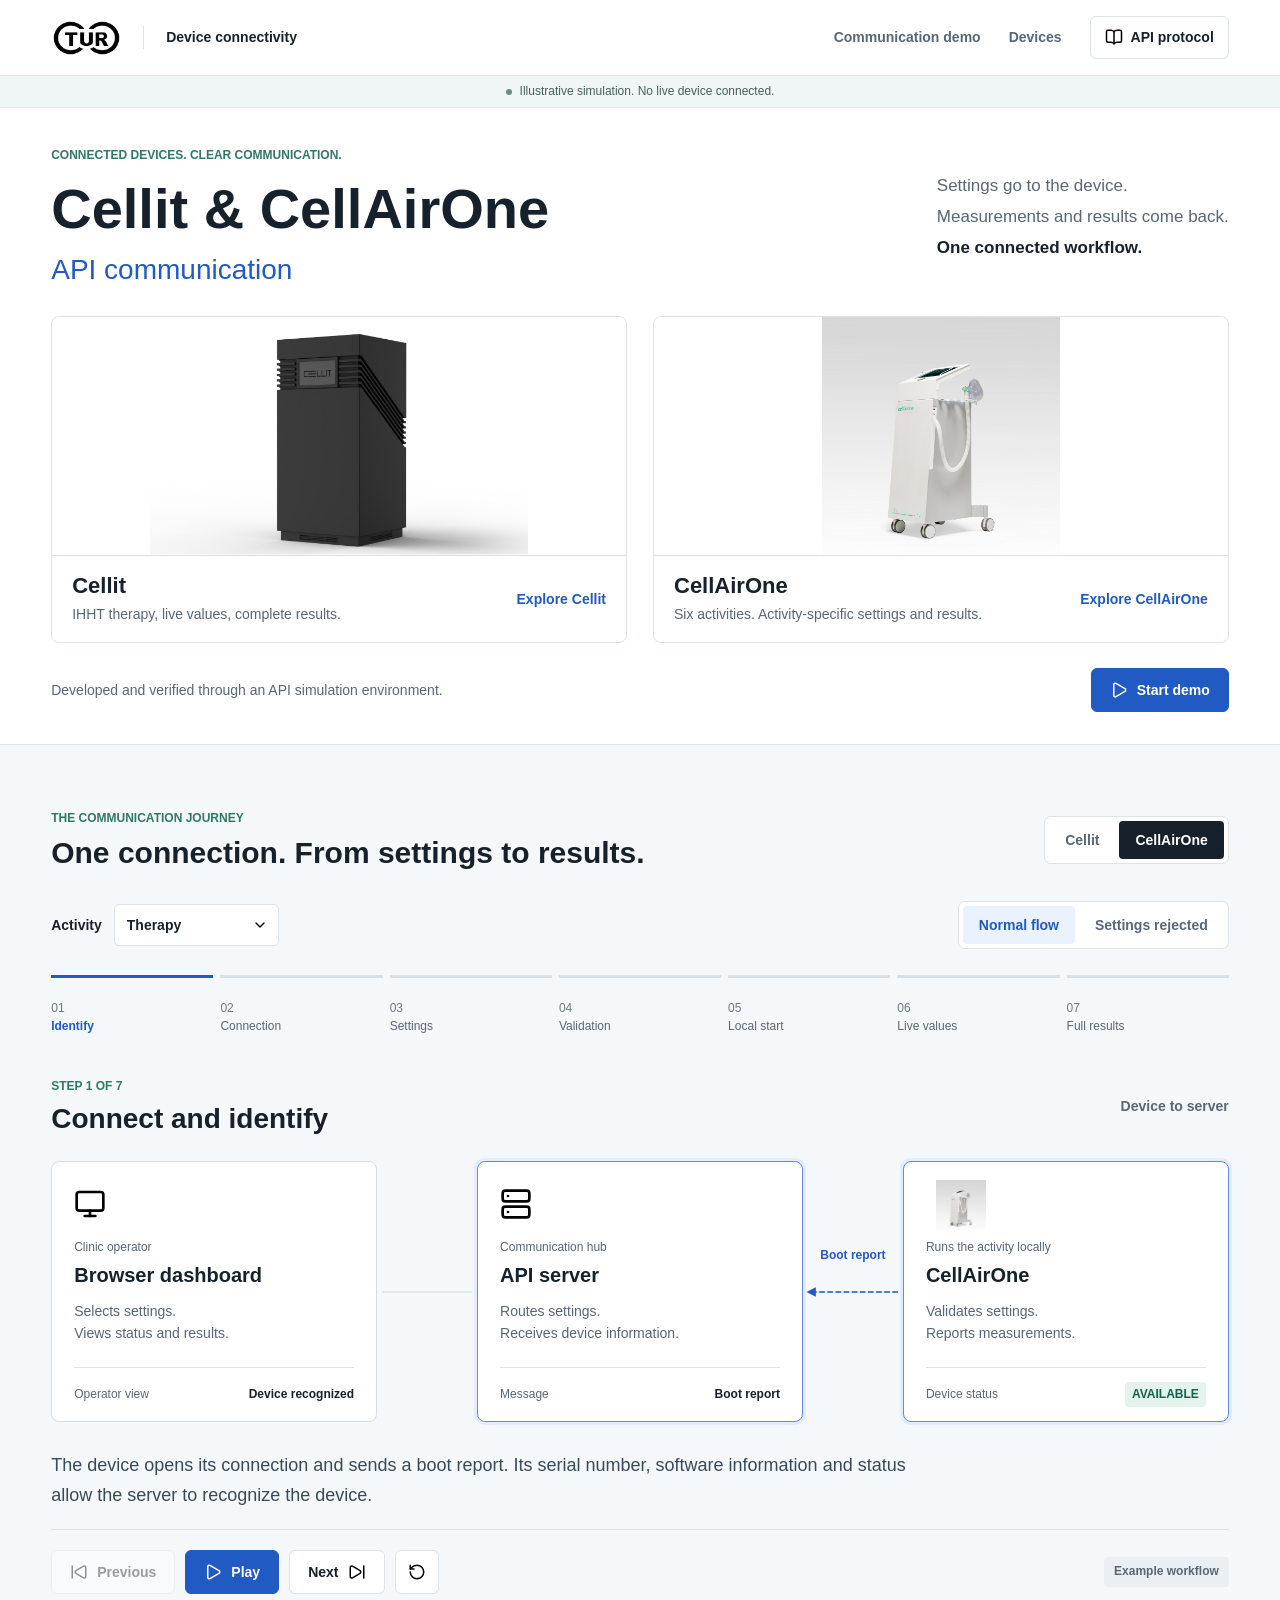
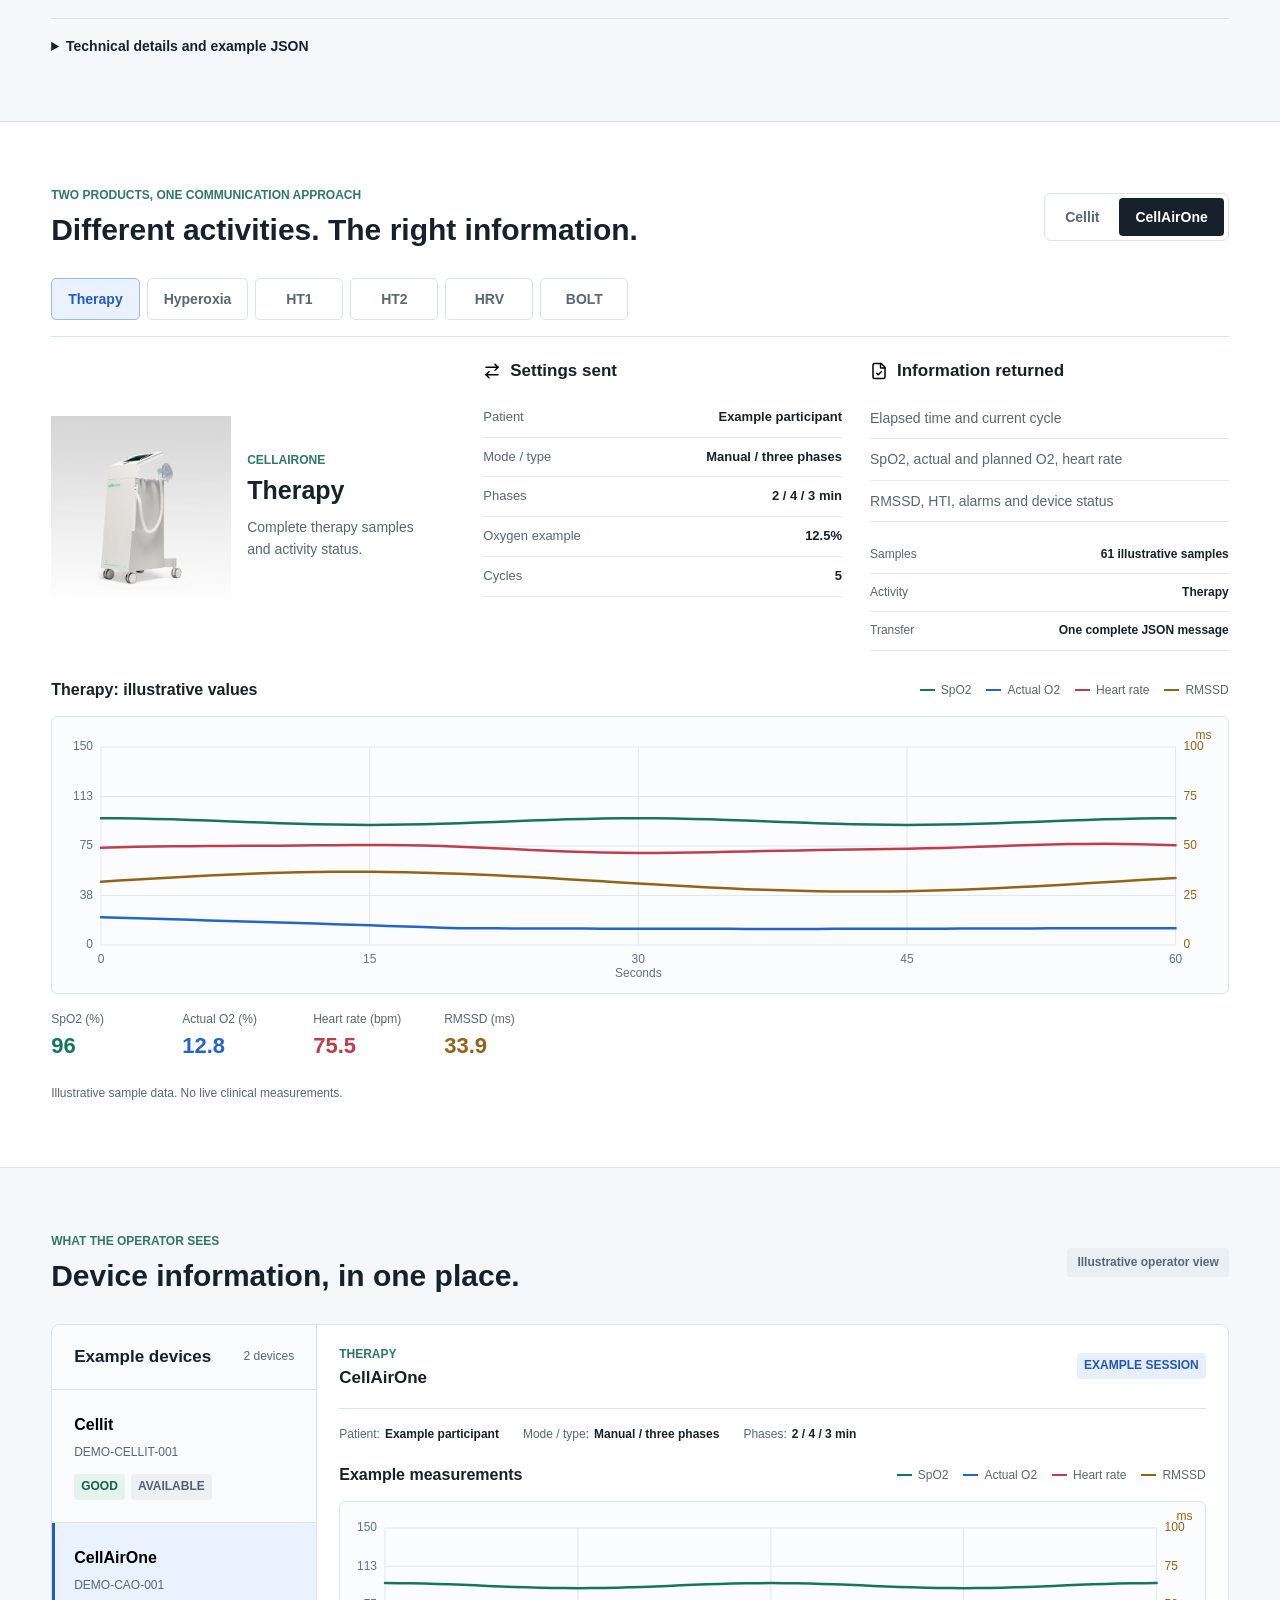
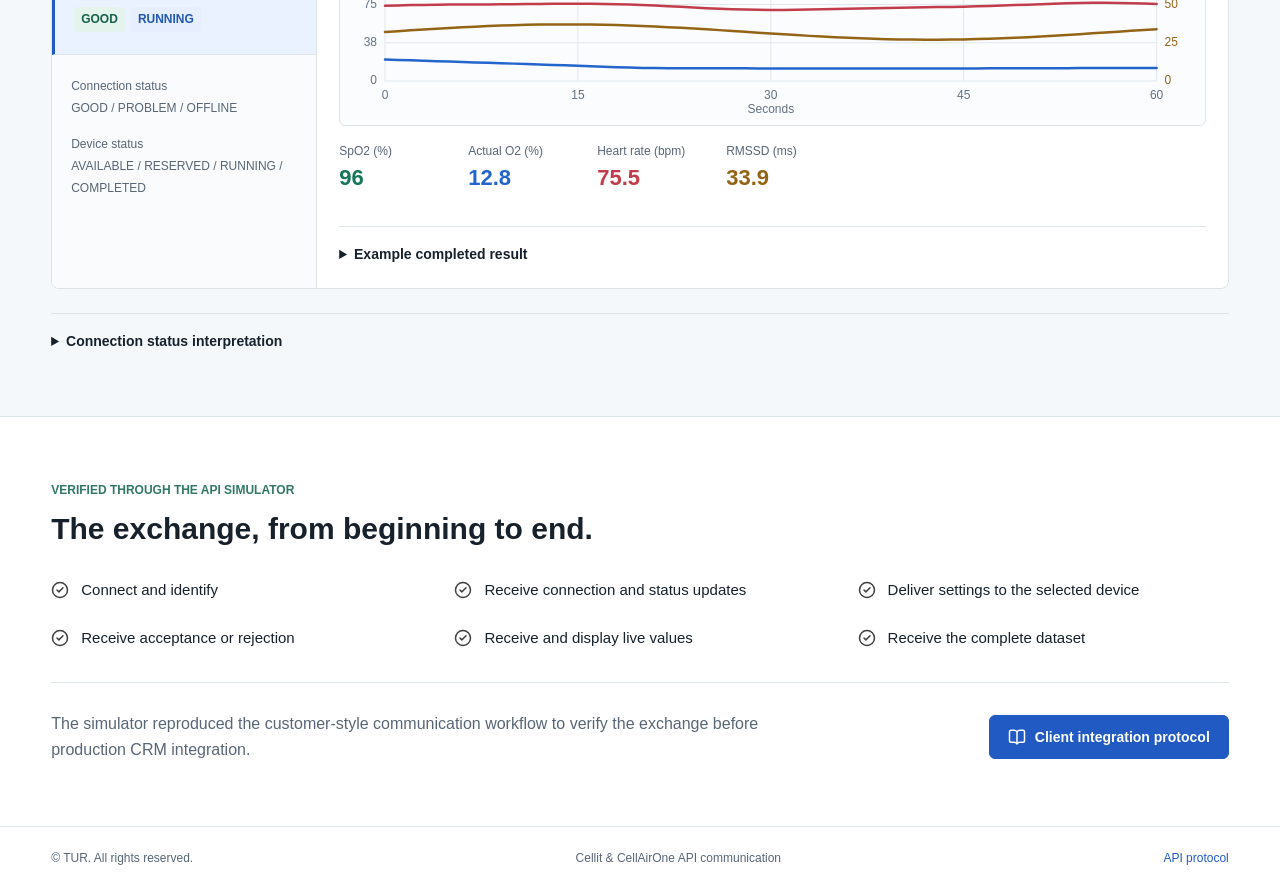
<file: public/index.html>
<!doctype html>
<html lang="en">
<head>
  <meta charset="utf-8">
  <meta name="viewport" content="width=device-width, initial-scale=1">
  <meta name="description" content="Explore how Cellit and CellAirOne exchange settings, measurements, and complete results with an API server.">
  <meta name="color-scheme" content="light">
  <title>Cellit &amp; CellAirOne | API Communication</title>
  <link rel="icon" href="./assets/brand/tur.png">
  <link rel="stylesheet" href="./styles.css">
  <script src="./data.js" defer></script>
  <script src="./charts.js" defer></script>
  <script src="./app.js" defer></script>
</head>
<body>
  <a class="skip-link" href="#main">Skip to content</a>
  <header class="masthead">
    <a class="brand" href="./index.html" aria-label="TUR API communication home"><img src="./assets/brand/tur.png" alt="TUR" width="70" height="34"><span>Device connectivity</span></a>
    <nav aria-label="Main navigation"><a href="#demo">Communication demo</a><a href="#devices">Devices</a><a class="protocol-link" href="./protocol.html"><img class="icon" src="./assets/icons/book-open.svg" alt="">API protocol</a></nav>
  </header>
  <div class="simulation-bar"><span class="simulation-mark" aria-hidden="true"></span>Illustrative simulation. No live device connected.</div>
  <main id="main">
    <section class="overview section-inner" aria-labelledby="overview-title">
      <div class="overview-heading"><div><p class="eyebrow">Connected devices. Clear communication.</p><h1 id="overview-title">Cellit &amp; CellAirOne</h1><p class="title-caption">API communication</p></div><p class="intro-copy">Settings go to the device. <br>Measurements and results come back. <br><strong>One connected workflow.</strong></p></div>
      <div class="product-gallery">
        <article class="product-item"><div class="product-image"><img src="./assets/products/cellit.jpg" alt="Black Cellit device" width="11153" height="7011" fetchpriority="high"></div><div class="product-caption"><div><h2>Cellit</h2><p>IHHT therapy, live values, complete results.</p></div><button class="text-button" type="button" data-explore="cellit">Explore Cellit</button></div></article>
        <article class="product-item"><div class="product-image"><img src="./assets/products/cellairone.jpg" alt="White CellAirOne medical device" width="7360" height="7360" decoding="async"></div><div class="product-caption"><div><h2>CellAirOne</h2><p>Six activities. Activity-specific settings and results.</p></div><button class="text-button" type="button" data-explore="cellairone">Explore CellAirOne</button></div></article>
      </div>
      <div class="overview-bottom"><p>Developed and verified through an API simulation environment.</p><a class="button primary" href="#demo"><img class="icon" src="./assets/icons/play.svg" alt="">Start demo</a></div>
    </section>

    <section class="section-band" id="demo" aria-labelledby="demo-title">
      <div class="section-inner">
        <div class="section-heading"><div><p class="eyebrow">The communication journey</p><h2 id="demo-title">One connection. From settings to results.</h2></div><div class="device-switch" role="group" aria-label="Demo device"><button type="button" data-device="cellit" aria-pressed="false">Cellit</button><button type="button" data-device="cellairone" aria-pressed="true">CellAirOne</button></div></div>
        <div class="demo-options"><label id="demo-activity-field">Activity<select id="demo-activity" aria-label="Demo activity"></select></label><div class="scenario-switch" role="group" aria-label="Communication scenario"><button type="button" data-scenario="normal" aria-pressed="true">Normal flow</button><button type="button" data-scenario="rejected" aria-pressed="false">Settings rejected</button></div></div>
        <ol class="stepper" id="stepper" aria-label="Communication stages"></ol>
        <div class="stage-heading"><div><p class="eyebrow" id="step-count">Step 1 of 7</p><h3 id="stage-title" aria-live="polite">Connect and identify</h3></div><span class="direction-label" id="stage-direction">Device to server</span></div>
        <div class="communication-diagram" id="communication-diagram" aria-label="Dashboard communicates with the API server. Device communicates with the API server.">
          <article class="system-node" id="node-dashboard"><img class="node-icon" src="./assets/icons/monitor.svg" alt=""><p class="node-role">Clinic operator</p><h4>Browser dashboard</h4><p>Selects settings. <br>Views status and results.</p><div class="node-footer"><span>Operator view</span><strong id="operator-state">Waiting</strong></div></article>
          <div class="connector" id="connector-dashboard"><span class="connector-label"></span><svg viewBox="0 0 160 64" aria-hidden="true"><defs><marker id="arrow-dashboard" markerWidth="6" markerHeight="6" refX="5" refY="3" orient="auto"><path d="M0 0L6 3L0 6" fill="currentColor"></path></marker></defs><path class="connector-track" d="M8 32H152"></path><path class="connector-beam" d="M8 32H152" marker-end="url(#arrow-dashboard)"></path></svg></div>
          <article class="system-node" id="node-server"><img class="node-icon" src="./assets/icons/server.svg" alt=""><p class="node-role">Communication hub</p><h4>API server</h4><p>Routes settings. <br>Receives device information.</p><div class="node-footer"><span>Message</span><strong id="server-state">Boot report</strong></div></article>
          <div class="connector" id="connector-device"><span class="connector-label"></span><svg viewBox="0 0 160 64" aria-hidden="true"><defs><marker id="arrow-device" markerWidth="6" markerHeight="6" refX="5" refY="3" orient="auto"><path d="M0 0L6 3L0 6" fill="currentColor"></path></marker></defs><path class="connector-track" d="M8 32H152"></path><path class="connector-beam" d="M152 32H8" marker-end="url(#arrow-device)"></path></svg></div>
          <article class="system-node" id="node-device"><div class="node-product"><img id="diagram-product" src="./assets/products/cellairone.jpg" alt="White CellAirOne medical device" width="70" height="70"></div><p class="node-role">Runs the activity locally</p><h4 id="diagram-device-name">CellAirOne</h4><p>Validates settings. <br>Reports measurements.</p><div class="node-footer"><span>Device status</span><strong class="status good" id="device-stage-status">AVAILABLE</strong></div></article>
        </div>
        <div class="stage-story"><p id="stage-description"></p><div class="rejection-message" id="rejection-message" role="status" hidden><strong>Settings not approved</strong><span>Example setting: value not accepted by the device.</span><button class="button secondary" type="button" id="resend-settings">Adjust &amp; resend</button></div><div class="completion-note" id="completion-note" hidden><img class="icon" src="./assets/icons/file-check.svg" alt=""><p><strong>One complete JSON message.</strong> The receiving server can process and display the full dataset. The documented device workflow does not retain session information locally after successful transfer.</p></div></div>
        <div class="demo-controls"><div class="transport-controls"><button class="button secondary" type="button" id="previous-step"><img class="icon" src="./assets/icons/skip-back.svg" alt="">Previous</button><button class="button primary" type="button" id="play-demo"><img class="icon" id="play-icon" src="./assets/icons/play.svg" alt=""><span id="play-label">Play</span></button><button class="button secondary" type="button" id="next-step">Next<img class="icon" src="./assets/icons/skip-forward.svg" alt=""></button><button class="icon-button" type="button" id="restart-demo" aria-label="Restart demo" title="Restart demo"><img class="icon" src="./assets/icons/rotate-ccw.svg" alt=""></button></div><span class="sample-label">Example workflow</span></div>
        <details class="disclosure"><summary>Technical details and example JSON</summary><p>The dashboard exchanges information with the server through HTTP REST. Each device maintains one bidirectional WebSocket connection to the server. No automatic application-level ACK is shown or assumed.</p><div class="code-toolbar"><span id="demo-json-label">Boot_report</span><button class="copy-button" type="button" data-copy="demo-json" aria-label="Copy stage JSON"><img class="icon" src="./assets/icons/copy.svg" alt=""><span>Copy</span></button></div><pre><code id="demo-json"></code></pre><p class="technical-note">Sanitized, illustrative values. Settings and measurement examples are not clinical recommendations.</p></details>
      </div>
    </section>

    <section class="section-inner device-section" id="devices" aria-labelledby="devices-title">
      <div class="section-heading"><div><p class="eyebrow">Two products, one communication approach</p><h2 id="devices-title">Different activities. The right information.</h2></div><div class="device-switch" role="group" aria-label="Comparison device"><button type="button" data-device="cellit" aria-pressed="false">Cellit</button><button type="button" data-device="cellairone" aria-pressed="true">CellAirOne</button></div></div>
      <div class="activity-tabs" id="activity-tabs" role="tablist" aria-label="CellAirOne activities"></div>
      <div class="comparison-layout" id="comparison-panel" role="tabpanel" aria-label="Selected activity">
        <div class="comparison-product"><img id="comparison-image" src="./assets/products/cellairone.jpg" alt="White CellAirOne medical device" width="7360" height="7360" loading="lazy"><div><p class="eyebrow" id="comparison-device">CellAirOne</p><h3 id="comparison-name">Therapy</h3><p id="comparison-result"></p></div></div>
        <div class="exchange-columns"><section><h3><img class="icon" src="./assets/icons/arrow-right-left.svg" alt="">Settings sent</h3><dl id="settings-list"></dl></section><section><h3><img class="icon" src="./assets/icons/file-check.svg" alt="">Information returned</h3><ul class="returned-list" id="returned-list"></ul><div class="result-list" id="result-list"></div></section></div>
      </div>
      <div class="chart-heading"><h3 id="comparison-chart-title">Illustrative therapy values</h3><div class="chart-legend" id="comparison-legend"></div></div>
      <div class="chart-frame"><canvas id="comparison-chart" role="img" aria-label="Illustrative activity chart">Illustrative sample values are listed below.</canvas></div>
      <div class="measurement-strip" id="comparison-values"></div><p class="technical-note">Illustrative sample data. No live clinical measurements.</p>
    </section>

    <section class="section-band" id="operator" aria-labelledby="operator-title">
      <div class="section-inner"><div class="section-heading"><div><p class="eyebrow">What the operator sees</p><h2 id="operator-title">Device information, in one place.</h2></div><span class="sample-label">Illustrative operator view</span></div>
        <div class="operator-console"><aside class="fleet"><div class="console-heading"><h3>Example devices</h3><span>2 devices</span></div><button class="fleet-row" type="button" data-device="cellit" aria-pressed="false"><strong>Cellit</strong><span>DEMO-CELLIT-001</span><span class="fleet-statuses"><span class="status good">GOOD</span><span class="status muted">AVAILABLE</span></span></button><button class="fleet-row" type="button" data-device="cellairone" aria-pressed="true"><strong>CellAirOne</strong><span>DEMO-CAO-001</span><span class="fleet-statuses"><span class="status good">GOOD</span><span class="status blue">RUNNING</span></span></button><div class="fleet-note"><p>Connection status</p><strong>GOOD / PROBLEM / OFFLINE</strong><p>Device status</p><strong>AVAILABLE / RESERVED / RUNNING / COMPLETED</strong></div></aside><div class="console-content"><div class="console-heading"><div><p class="eyebrow" id="console-activity">Therapy</p><h3 id="console-device">CellAirOne</h3></div><span class="status blue">EXAMPLE SESSION</span></div><div class="console-setting-summary" id="console-settings"></div><div class="chart-heading"><h4>Example measurements</h4><div class="chart-legend" id="console-legend"></div></div><div class="chart-frame compact"><canvas id="console-chart" role="img" aria-label="Illustrative operator chart">Illustrative sample measurements.</canvas></div><div class="measurement-strip" id="console-values"></div><details class="disclosure"><summary>Example completed result</summary><p id="console-result"></p><p><strong>Transfer:</strong> complete activity data in one JSON message.</p></details></div></div>
        <details class="disclosure"><summary>Connection status interpretation</summary><p>Using server receipt time: GOOD under 5 seconds; PROBLEM from 5 to under 10 seconds; OFFLINE at 10 seconds or more. A new Connection Ping or recognized activity update refreshes the connection status. This is separate from the activity's running or completion state.</p></details>
      </div>
    </section>

    <section class="section-inner outcomes" aria-labelledby="outcomes-title"><p class="eyebrow">Verified through the API simulator</p><h2 id="outcomes-title">The exchange, from beginning to end.</h2><div class="outcome-grid"><div><img class="icon" src="./assets/icons/check-circle.svg" alt="">Connect and identify</div><div><img class="icon" src="./assets/icons/check-circle.svg" alt="">Receive connection and status updates</div><div><img class="icon" src="./assets/icons/check-circle.svg" alt="">Deliver settings to the selected device</div><div><img class="icon" src="./assets/icons/check-circle.svg" alt="">Receive acceptance or rejection</div><div><img class="icon" src="./assets/icons/check-circle.svg" alt="">Receive and display live values</div><div><img class="icon" src="./assets/icons/check-circle.svg" alt="">Receive the complete dataset</div></div><div class="outcome-bottom"><p>The simulator reproduced the customer-style communication workflow to verify the exchange before production CRM integration.</p><a class="button primary" href="./protocol.html"><img class="icon" src="./assets/icons/book-open.svg" alt="">Client integration protocol</a></div></section>
  </main>
  <footer class="site-footer"><span>&copy; TUR. All rights reserved.</span><span>Cellit &amp; CellAirOne API communication</span><a href="./protocol.html">API protocol</a></footer>
  <noscript><p class="noscript">This presentation uses local JavaScript for the guided demonstration. The product overview and protocol introduction remain available.</p></noscript>
</body>
</html>
</file>
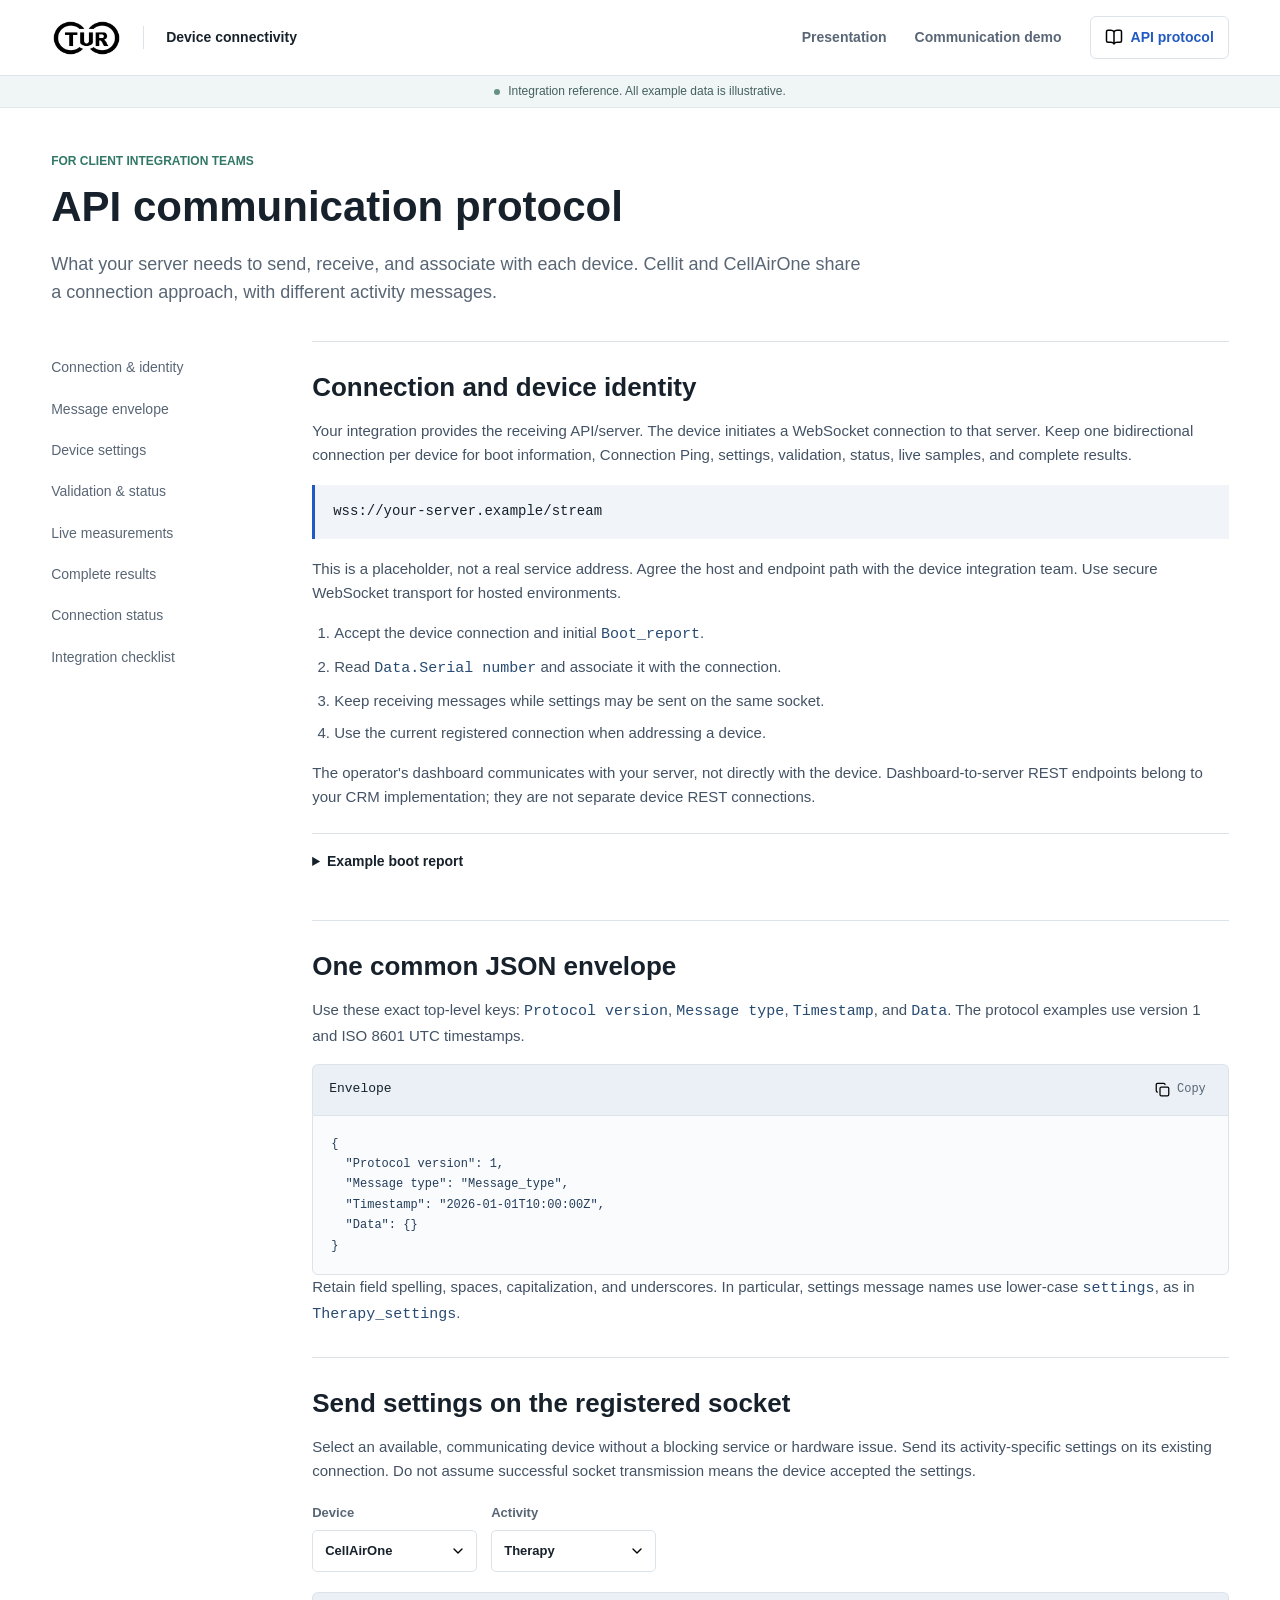
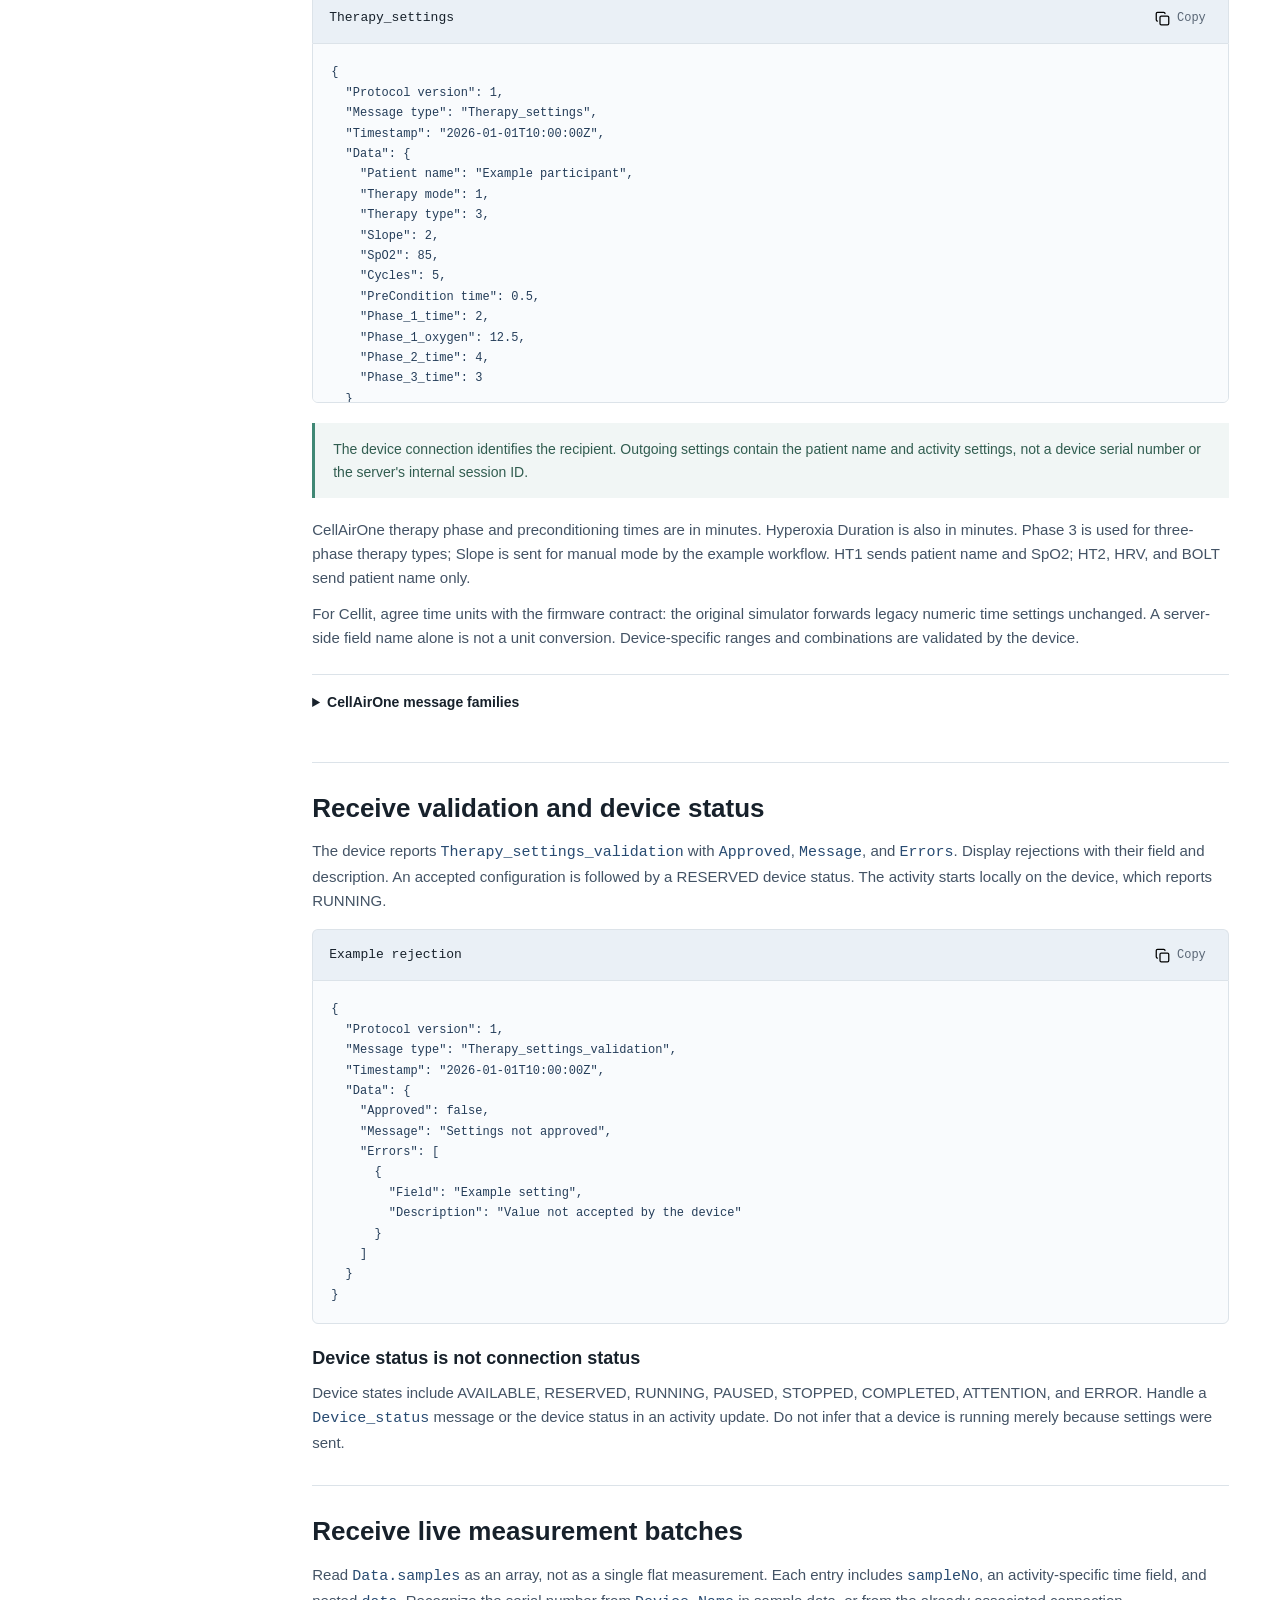
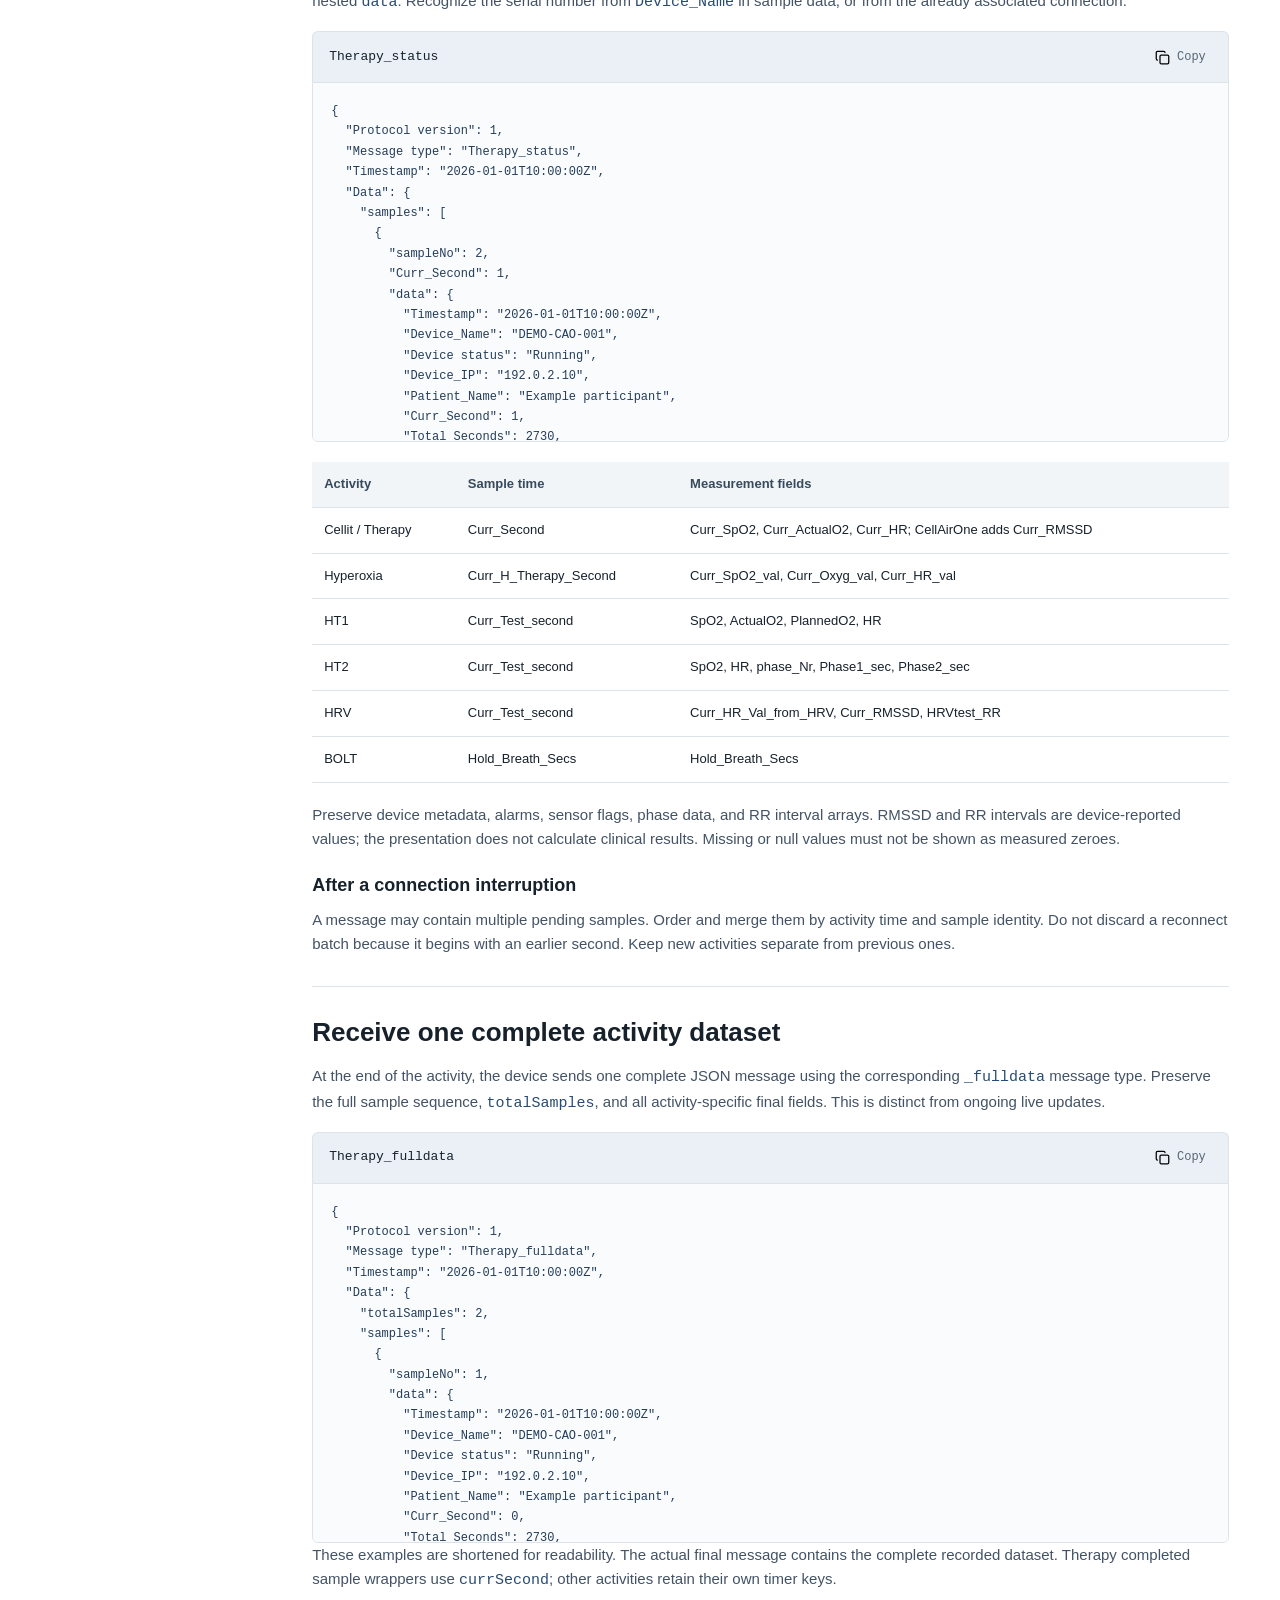
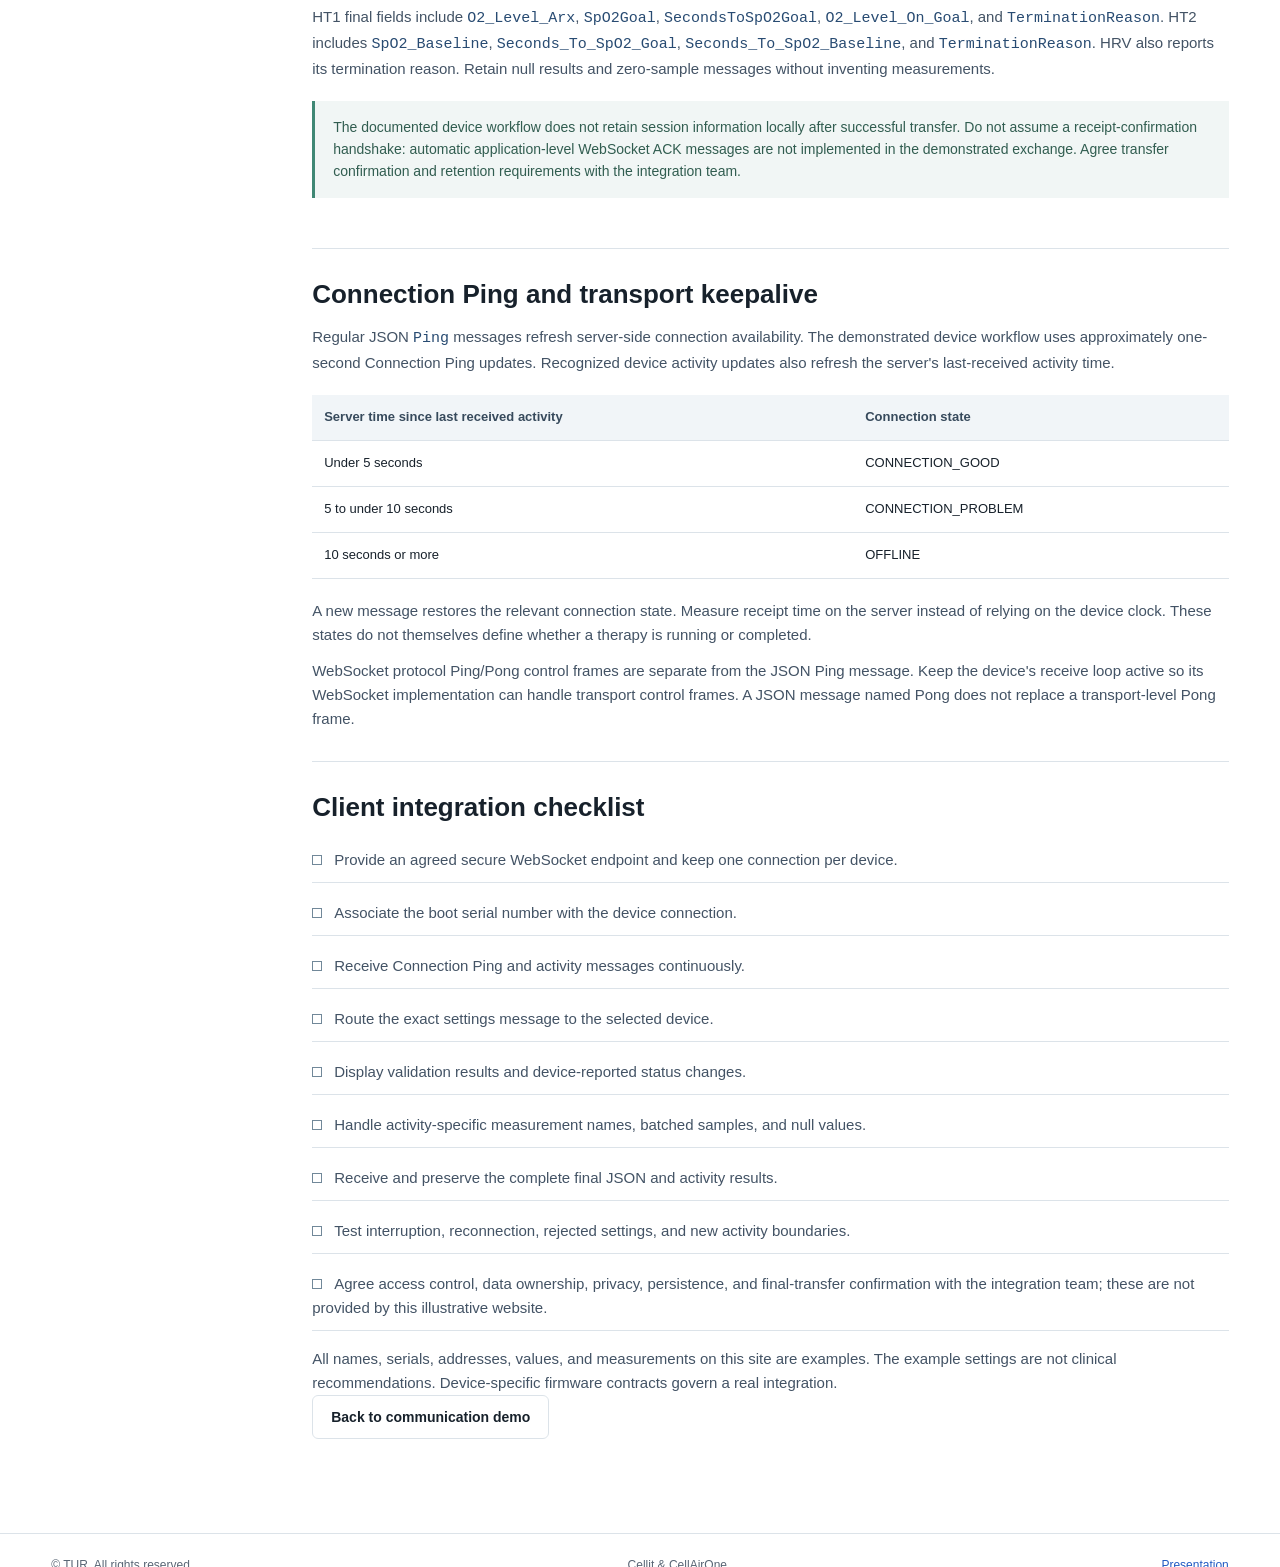
<file: public/protocol.html>
<!doctype html>
<html lang="en">
<head><meta charset="utf-8"><meta name="viewport" content="width=device-width, initial-scale=1"><meta name="description" content="Client-facing integration reference for Cellit and CellAirOne device communication."><meta name="color-scheme" content="light"><title>Client Integration Protocol | TUR</title><link rel="icon" href="./assets/brand/tur.png"><link rel="stylesheet" href="./styles.css"><script src="./data.js" defer></script><script src="./charts.js" defer></script><script src="./protocol.js" defer></script></head>
<body>
<a class="skip-link" href="#main">Skip to content</a>
<header class="masthead"><a class="brand" href="./index.html" aria-label="TUR API communication home"><img src="./assets/brand/tur.png" alt="TUR" width="70" height="34"><span>Device connectivity</span></a><nav aria-label="Main navigation"><a href="./index.html">Presentation</a><a href="./index.html#demo">Communication demo</a><a class="protocol-link" href="./protocol.html" aria-current="page"><img class="icon" src="./assets/icons/book-open.svg" alt="">API protocol</a></nav></header>
<div class="simulation-bar"><span class="simulation-mark" aria-hidden="true"></span>Integration reference. All example data is illustrative.</div>
<main id="main" class="section-inner">
<header class="protocol-intro"><p class="eyebrow">For client integration teams</p><h1>API communication protocol</h1><p>What your server needs to send, receive, and associate with each device. Cellit and CellAirOne share a connection approach, with different activity messages.</p></header>
<div class="protocol-layout">
<nav class="protocol-nav" aria-label="Protocol contents"><a href="#connection">Connection &amp; identity</a><a href="#envelope">Message envelope</a><a href="#settings">Device settings</a><a href="#validation">Validation &amp; status</a><a href="#live">Live measurements</a><a href="#complete">Complete results</a><a href="#connectivity">Connection status</a><a href="#checklist">Integration checklist</a></nav>
<article class="protocol-article">
<section id="connection"><h2>Connection and device identity</h2><p>Your integration provides the receiving API/server. The device initiates a WebSocket connection to that server. Keep one bidirectional connection per device for boot information, Connection Ping, settings, validation, status, live samples, and complete results.</p><div class="endpoint">wss://your-server.example/stream</div><p>This is a placeholder, not a real service address. Agree the host and endpoint path with the device integration team. Use secure WebSocket transport for hosted environments.</p><ol><li>Accept the device connection and initial <code>Boot_report</code>.</li><li>Read <code>Data.Serial number</code> and associate it with the connection.</li><li>Keep receiving messages while settings may be sent on the same socket.</li><li>Use the current registered connection when addressing a device.</li></ol><p>The operator's dashboard communicates with your server, not directly with the device. Dashboard-to-server REST endpoints belong to your CRM implementation; they are not separate device REST connections.</p><details class="disclosure"><summary>Example boot report</summary><div class="code-toolbar"><span>Boot_report</span><button class="copy-button" type="button" data-copy="boot-json" aria-label="Copy boot JSON"><img class="icon" src="./assets/icons/copy.svg" alt=""><span>Copy</span></button></div><pre><code id="boot-json"></code></pre></details></section>
<section id="envelope"><h2>One common JSON envelope</h2><p>Use these exact top-level keys: <code>Protocol version</code>, <code>Message type</code>, <code>Timestamp</code>, and <code>Data</code>. The protocol examples use version 1 and ISO 8601 UTC timestamps.</p><div class="code-toolbar"><span>Envelope</span><button class="copy-button" type="button" data-copy="envelope-json" aria-label="Copy envelope JSON"><img class="icon" src="./assets/icons/copy.svg" alt=""><span>Copy</span></button></div><pre><code id="envelope-json"></code></pre><p>Retain field spelling, spaces, capitalization, and underscores. In particular, settings message names use lower-case <code>settings</code>, as in <code>Therapy_settings</code>.</p></section>
<section id="settings"><h2>Send settings on the registered socket</h2><p>Select an available, communicating device without a blocking service or hardware issue. Send its activity-specific settings on its existing connection. Do not assume successful socket transmission means the device accepted the settings.</p><div class="protocol-pickers"><label>Device<select id="protocol-device"><option value="cellairone">CellAirOne</option><option value="cellit">Cellit</option></select></label><label id="protocol-activity-field">Activity<select id="protocol-activity"></select></label></div><div class="code-toolbar"><span id="settings-json-title">Therapy_settings</span><button class="copy-button" type="button" data-copy="settings-json" aria-label="Copy settings JSON"><img class="icon" src="./assets/icons/copy.svg" alt=""><span>Copy</span></button></div><pre><code id="settings-json"></code></pre><div class="protocol-callout">The device connection identifies the recipient. Outgoing settings contain the patient name and activity settings, not a device serial number or the server's internal session ID.</div><p>CellAirOne therapy phase and preconditioning times are in minutes. Hyperoxia Duration is also in minutes. Phase 3 is used for three-phase therapy types; Slope is sent for manual mode by the example workflow. HT1 sends patient name and SpO2; HT2, HRV, and BOLT send patient name only.</p><p>For Cellit, agree time units with the firmware contract: the original simulator forwards legacy numeric time settings unchanged. A server-side field name alone is not a unit conversion. Device-specific ranges and combinations are validated by the device.</p><details class="disclosure"><summary>CellAirOne message families</summary><div class="protocol-table-wrap"><table class="protocol-table"><thead><tr><th>Activity</th><th>Settings sent</th><th>Live message</th><th>Complete message</th></tr></thead><tbody id="message-family-table"></tbody></table></div></details></section>
<section id="validation"><h2>Receive validation and device status</h2><p>The device reports <code>Therapy_settings_validation</code> with <code>Approved</code>, <code>Message</code>, and <code>Errors</code>. Display rejections with their field and description. An accepted configuration is followed by a RESERVED device status. The activity starts locally on the device, which reports RUNNING.</p><div class="code-toolbar"><span>Example rejection</span><button class="copy-button" type="button" data-copy="validation-json" aria-label="Copy validation JSON"><img class="icon" src="./assets/icons/copy.svg" alt=""><span>Copy</span></button></div><pre><code id="validation-json"></code></pre><h3>Device status is not connection status</h3><p>Device states include AVAILABLE, RESERVED, RUNNING, PAUSED, STOPPED, COMPLETED, ATTENTION, and ERROR. Handle a <code>Device_status</code> message or the device status in an activity update. Do not infer that a device is running merely because settings were sent.</p></section>
<section id="live"><h2>Receive live measurement batches</h2><p>Read <code>Data.samples</code> as an array, not as a single flat measurement. Each entry includes <code>sampleNo</code>, an activity-specific time field, and nested <code>data</code>. Recognize the serial number from <code>Device_Name</code> in sample data, or from the already associated connection.</p><div class="code-toolbar"><span id="live-json-title">Therapy_status</span><button class="copy-button" type="button" data-copy="live-json" aria-label="Copy live JSON"><img class="icon" src="./assets/icons/copy.svg" alt=""><span>Copy</span></button></div><pre><code id="live-json"></code></pre><div class="protocol-table-wrap"><table class="protocol-table"><thead><tr><th>Activity</th><th>Sample time</th><th>Measurement fields</th></tr></thead><tbody><tr><td>Cellit / Therapy</td><td>Curr_Second</td><td>Curr_SpO2, Curr_ActualO2, Curr_HR; CellAirOne adds Curr_RMSSD</td></tr><tr><td>Hyperoxia</td><td>Curr_H_Therapy_Second</td><td>Curr_SpO2_val, Curr_Oxyg_val, Curr_HR_val</td></tr><tr><td>HT1</td><td>Curr_Test_second</td><td>SpO2, ActualO2, PlannedO2, HR</td></tr><tr><td>HT2</td><td>Curr_Test_second</td><td>SpO2, HR, phase_Nr, Phase1_sec, Phase2_sec</td></tr><tr><td>HRV</td><td>Curr_Test_second</td><td>Curr_HR_Val_from_HRV, Curr_RMSSD, HRVtest_RR</td></tr><tr><td>BOLT</td><td>Hold_Breath_Secs</td><td>Hold_Breath_Secs</td></tr></tbody></table></div><p>Preserve device metadata, alarms, sensor flags, phase data, and RR interval arrays. RMSSD and RR intervals are device-reported values; the presentation does not calculate clinical results. Missing or null values must not be shown as measured zeroes.</p><h3>After a connection interruption</h3><p>A message may contain multiple pending samples. Order and merge them by activity time and sample identity. Do not discard a reconnect batch because it begins with an earlier second. Keep new activities separate from previous ones.</p></section>
<section id="complete"><h2>Receive one complete activity dataset</h2><p>At the end of the activity, the device sends one complete JSON message using the corresponding <code>_fulldata</code> message type. Preserve the full sample sequence, <code>totalSamples</code>, and all activity-specific final fields. This is distinct from ongoing live updates.</p><div class="code-toolbar"><span id="full-json-title">Therapy_fulldata</span><button class="copy-button" type="button" data-copy="full-json" aria-label="Copy completed JSON"><img class="icon" src="./assets/icons/copy.svg" alt=""><span>Copy</span></button></div><pre><code id="full-json"></code></pre><p>These examples are shortened for readability. The actual final message contains the complete recorded dataset. Therapy completed sample wrappers use <code>currSecond</code>; other activities retain their own timer keys.</p><p>HT1 final fields include <code>O2_Level_Arx</code>, <code>SpO2Goal</code>, <code>SecondsToSpO2Goal</code>, <code>O2_Level_On_Goal</code>, and <code>TerminationReason</code>. HT2 includes <code>SpO2_Baseline</code>, <code>Seconds_To_SpO2_Goal</code>, <code>Seconds_To_SpO2_Baseline</code>, and <code>TerminationReason</code>. HRV also reports its termination reason. Retain null results and zero-sample messages without inventing measurements.</p><div class="protocol-callout">The documented device workflow does not retain session information locally after successful transfer. Do not assume a receipt-confirmation handshake: automatic application-level WebSocket ACK messages are not implemented in the demonstrated exchange. Agree transfer confirmation and retention requirements with the integration team.</div></section>
<section id="connectivity"><h2>Connection Ping and transport keepalive</h2><p>Regular JSON <code>Ping</code> messages refresh server-side connection availability. The demonstrated device workflow uses approximately one-second Connection Ping updates. Recognized device activity updates also refresh the server's last-received activity time.</p><div class="protocol-table-wrap"><table class="protocol-table"><thead><tr><th>Server time since last received activity</th><th>Connection state</th></tr></thead><tbody><tr><td>Under 5 seconds</td><td>CONNECTION_GOOD</td></tr><tr><td>5 to under 10 seconds</td><td>CONNECTION_PROBLEM</td></tr><tr><td>10 seconds or more</td><td>OFFLINE</td></tr></tbody></table></div><p>A new message restores the relevant connection state. Measure receipt time on the server instead of relying on the device clock. These states do not themselves define whether a therapy is running or completed.</p><p>WebSocket protocol Ping/Pong control frames are separate from the JSON Ping message. Keep the device's receive loop active so its WebSocket implementation can handle transport control frames. A JSON message named Pong does not replace a transport-level Pong frame.</p></section>
<section id="checklist"><h2>Client integration checklist</h2><ul class="checklist"><li>Provide an agreed secure WebSocket endpoint and keep one connection per device.</li><li>Associate the boot serial number with the device connection.</li><li>Receive Connection Ping and activity messages continuously.</li><li>Route the exact settings message to the selected device.</li><li>Display validation results and device-reported status changes.</li><li>Handle activity-specific measurement names, batched samples, and null values.</li><li>Receive and preserve the complete final JSON and activity results.</li><li>Test interruption, reconnection, rejected settings, and new activity boundaries.</li><li>Agree access control, data ownership, privacy, persistence, and final-transfer confirmation with the integration team; these are not provided by this illustrative website.</li></ul><p>All names, serials, addresses, values, and measurements on this site are examples. The example settings are not clinical recommendations. Device-specific firmware contracts govern a real integration.</p><a class="button secondary" href="./index.html#demo">Back to communication demo</a></section>
</article></div>
</main><footer class="site-footer"><span>&copy; TUR. All rights reserved.</span><span>Cellit &amp; CellAirOne</span><a href="./index.html">Presentation</a></footer>
<noscript><p class="noscript">The protocol text is available without JavaScript. Local JavaScript provides the selectable JSON examples.</p></noscript>
</body></html>
</file>
<file: public/styles.css>
:root{color-scheme:light;--ink:#17212b;--muted:#596675;--line:#dce3e9;--blue:#215ac2;--teal:#16765b;--surface:#f5f8fa;--red:#b53546;--amber:#946416;--radius:8px}
*{box-sizing:border-box}html{scroll-behavior:smooth;scroll-padding-top:110px}body{margin:0;background:#fff;color:var(--ink);font:16px/1.6 Arial,Helvetica,sans-serif;letter-spacing:0}button,input,select{font:inherit}button,a,summary{-webkit-tap-highlight-color:transparent}a{color:var(--blue);text-decoration:none}button{cursor:pointer}button:disabled{cursor:not-allowed;opacity:.42}button:focus-visible,a:focus-visible,summary:focus-visible,select:focus-visible{outline:3px solid #3986d4;outline-offset:4px}h1,h2,h3,h4,p{margin:0}h1,h2,h3,h4{line-height:1.18;letter-spacing:0}h1{font-size:56px;font-weight:700}h2{font-size:30px}h3{font-size:21px}h4{font-size:18px}img{max-width:100%;display:block}button img{pointer-events:none}[hidden]{display:none!important}.icon{width:18px;height:18px;flex:none;display:inline-block;vertical-align:middle}.skip-link{position:fixed;left:14px;top:-100px;padding:10px;background:white;z-index:30}.skip-link:focus{top:12px}.masthead{min-height:76px;display:flex;justify-content:space-between;align-items:center;gap:24px;padding:14px 4%;border-bottom:1px solid var(--line);background:#fff;position:sticky;top:0;z-index:10}.brand{display:flex;align-items:center;gap:22px;color:var(--ink)}.brand img{width:70px;height:34px;object-fit:contain}.brand span{padding-left:22px;border-left:1px solid var(--line);font-size:14px;font-weight:600}.masthead nav{display:flex;align-items:center;gap:28px;font-size:14px;font-weight:600}.masthead nav a{color:var(--muted)}.masthead nav a:hover,.masthead nav a[aria-current=page]{color:var(--blue)}.masthead .protocol-link{display:flex;align-items:center;gap:8px;padding:9px 14px;border:1px solid var(--line);border-radius:6px;color:var(--ink)}.simulation-bar{display:flex;justify-content:center;align-items:center;gap:8px;min-height:32px;padding:5px 16px;background:#f0f5f5;color:#44615f;font-size:12px;line-height:1.4;border-bottom:1px solid #e1e9e7}.simulation-mark{width:6px;height:6px;border-radius:50%;background:#668f86;flex:none}.section-inner{width:min(1240px,92%);margin:0 auto}.overview{padding-top:38px;padding-bottom:32px}.eyebrow{font-size:12px;line-height:1.5;text-transform:uppercase;color:#327866;font-weight:700;margin-bottom:12px}.overview-heading{display:flex;align-items:center;justify-content:space-between;gap:36px}.title-caption{font-size:28px;color:var(--blue);margin-top:10px;line-height:1.3}.intro-copy{font-size:17px;line-height:1.8;color:var(--muted);max-width:350px}.intro-copy strong{color:var(--ink);font-weight:600}.product-gallery{display:grid;grid-template-columns:1fr 1fr;gap:26px;margin-top:28px}.product-item{min-width:0;border:1px solid var(--line);border-radius:var(--radius);overflow:hidden;background:#fff}.product-image{height:238px;display:flex;justify-content:center;align-items:center;background:#fff}.product-image img{height:100%;width:100%;object-fit:contain}.product-caption{display:flex;align-items:center;justify-content:space-between;gap:12px;padding:17px 20px;border-top:1px solid var(--line)}.product-caption h2{font-size:22px;margin-bottom:5px}.product-caption p{color:var(--muted);font-size:14px;line-height:1.5}.text-button{padding:8px 0;white-space:nowrap;color:var(--blue);font-size:14px;font-weight:700;background:transparent;border:0;border-bottom:1px solid transparent}.text-button:hover{border-color:var(--blue)}.overview-bottom{display:flex;align-items:center;justify-content:space-between;gap:24px;padding-top:25px}.overview-bottom p{font-size:14px;color:var(--muted)}.button{display:inline-flex;justify-content:center;align-items:center;gap:9px;min-height:44px;padding:10px 18px;border:1px solid var(--line);border-radius:6px;font-size:14px;font-weight:700;line-height:1.3;text-decoration:none;white-space:nowrap}.button.primary{background:var(--blue);border-color:var(--blue);color:white}.button.primary .icon{filter:invert(1)}.button.primary:hover{background:#174ba7}.button.secondary{background:white;color:var(--ink)}.button.secondary:hover{background:#f0f4f8}.section-band{background:var(--surface);border-top:1px solid var(--line);border-bottom:1px solid var(--line);padding:64px 0}.section-heading{display:flex;justify-content:space-between;align-items:center;gap:24px;margin-bottom:30px}.section-heading .eyebrow{margin-bottom:8px}.device-switch,.scenario-switch{display:inline-flex;padding:4px;gap:4px;border:1px solid var(--line);border-radius:7px;background:white;flex:none}.device-switch button,.scenario-switch button{border:0;border-radius:4px;padding:8px 16px;background:transparent;color:var(--muted);font-size:14px;font-weight:700;min-height:38px}.device-switch button[aria-pressed=true]{background:var(--ink);color:white}.scenario-switch button[aria-pressed=true]{color:var(--blue);background:#eaf1ff}.demo-options{display:flex;align-items:center;justify-content:space-between;gap:20px;margin-bottom:26px}.demo-options label{display:flex;align-items:center;gap:12px;font-size:14px;font-weight:600}.demo-options select,.protocol-pickers select{min-height:42px;min-width:165px;max-width:100%;border:1px solid var(--line);background-color:white;color:var(--ink);border-radius:5px;padding:8px 34px 8px 12px;appearance:none;background-image:url("assets/icons/chevron-down.svg");background-repeat:no-repeat;background-size:16px;background-position:right 10px center}.stepper{display:grid;grid-template-columns:repeat(7,minmax(0,1fr));gap:7px;list-style:none;margin:0 0 34px;padding:0}.stepper li{min-width:0}.step-button{border:0;border-top:3px solid #d8e1e8;background:transparent;padding:12px 5px 0 0;width:100%;min-height:68px;text-align:left;color:var(--muted);font-size:12px;line-height:1.5}.step-button b{display:block;color:#6a7887;font-size:12px;font-weight:500}.step-button[aria-current=step]{border-top-color:var(--blue);color:var(--blue);font-weight:700}.step-button.visited{border-top-color:#98b7ed}.stage-heading{display:flex;align-items:center;justify-content:space-between;gap:20px;margin-bottom:26px}.stage-heading h3{font-size:28px}.stage-heading .eyebrow{margin-bottom:7px}.direction-label{font-size:14px;color:var(--muted);font-weight:600;text-align:right}.communication-diagram{display:grid;grid-template-columns:minmax(0,1fr) 100px minmax(0,1fr) 100px minmax(0,1fr);align-items:center}.system-node{position:relative;border:1px solid #d4dde5;border-radius:8px;background:white;padding:26px 22px 0;min-height:260px;display:flex;flex-direction:column;transition:border-color .2s,box-shadow .2s}.system-node.active{border-color:#5f8ce2;box-shadow:0 0 0 3px #e4ecfb}.node-icon{height:32px;width:32px;object-fit:contain;margin-bottom:18px}.node-product{height:50px;margin:-8px 0 8px;display:flex;justify-content:flex-start}.node-product img{height:50px;width:70px;object-fit:contain}.node-role{font-size:12px;color:var(--muted);margin-bottom:7px}.system-node h4{font-size:20px;margin-bottom:12px}.system-node>p:last-of-type{font-size:14px;line-height:1.6;color:var(--muted);margin-bottom:22px}.node-footer{border-top:1px solid var(--line);padding:13px 0;display:flex;align-items:center;justify-content:space-between;gap:6px;margin-top:auto;min-height:54px;font-size:12px}.node-footer>span{color:var(--muted)}.node-footer strong{font-size:12px;max-width:140px;text-align:right}.connector{position:relative;color:#b9c6d4;min-width:0}.connector svg{width:100%;height:64px;overflow:visible;display:block}.connector-track{stroke:#cbd6df;stroke-width:1.5;fill:none}.connector-beam{stroke:currentColor;stroke-width:2.5;fill:none;opacity:0}.connector.active{color:var(--blue)}.connector.active .connector-beam{opacity:1;stroke-dasharray:9 4;animation:transmit 1.2s linear infinite}.connector-label{position:absolute;bottom:60px;left:50%;transform:translateX(-50%);font-size:12px;font-weight:700;text-align:center;width:110px;line-height:1.4;color:var(--blue)}@keyframes transmit{to{stroke-dashoffset:-26}}.stage-story{min-height:104px;padding:28px 0 18px}.stage-story>p{max-width:860px;font-size:18px;line-height:1.7;color:#384959}.demo-controls{display:flex;justify-content:space-between;align-items:center;border-top:1px solid var(--line);padding-top:20px;gap:16px}.transport-controls{display:flex;align-items:center;gap:10px}.icon-button{display:flex;align-items:center;justify-content:center;width:44px;height:44px;flex:none;border:1px solid var(--line);border-radius:6px;background:white}.icon-button:hover{background:#e9eff6}.sample-label{display:inline-block;font-size:12px;font-weight:600;color:var(--muted);background:#e9eff2;padding:5px 10px;border-radius:4px;line-height:1.6;white-space:nowrap}.disclosure{margin-top:24px;border-top:1px solid var(--line);padding-top:16px}.disclosure summary{font-size:14px;font-weight:600;cursor:pointer;width:fit-content}.disclosure>p{font-size:14px;color:var(--muted);margin-top:14px;max-width:900px}.code-toolbar{display:flex;align-items:center;justify-content:space-between;gap:14px;background:#eaf0f6;border:1px solid var(--line);border-bottom:0;border-radius:6px 6px 0 0;padding:10px 16px;margin-top:18px;font-size:13px;font-family:Consolas,monospace}.copy-button{display:inline-flex;align-items:center;justify-content:center;gap:7px;border:0;border-radius:4px;background:transparent;color:var(--muted);font-size:12px;min-height:30px;padding:2px 6px}.copy-button .icon{width:15px;height:15px}pre{margin:0;max-width:100%;overflow:auto;max-height:360px;border:1px solid var(--line);border-radius:0 0 6px 6px;padding:18px;background:#f9fbfd;color:#243d59;font:13px/1.7 Consolas,"Courier New",monospace;tab-size:2;white-space:pre}pre code{font:inherit}.technical-note{font-size:12px;line-height:1.6;color:var(--muted);margin-top:14px}.rejection-message{display:flex;flex-wrap:wrap;align-items:center;gap:12px;margin-top:16px;border-left:3px solid #b83b4c;padding:13px 16px;background:#fff2f3;color:#862738;font-size:14px}.rejection-message strong{width:100%}.rejection-message .button{margin-left:auto}.completion-note{display:flex;align-items:flex-start;gap:12px;margin-top:18px;color:#285f53;font-size:14px;padding:15px 0}.completion-note .icon{margin-top:4px}.device-section{padding-top:64px;padding-bottom:64px}.activity-tabs{display:flex;flex-wrap:wrap;gap:7px;border-bottom:1px solid var(--line);padding-bottom:16px;margin-bottom:24px}.activity-tabs button{background:white;border:1px solid var(--line);border-radius:5px;min-height:42px;min-width:88px;padding:8px 16px;font-size:14px;color:var(--muted);font-weight:600}.activity-tabs button[aria-selected=true]{background:#eaf1ff;color:var(--blue);border-color:#9bb8ec}.comparison-layout{display:grid;grid-template-columns:minmax(250px,.85fr) minmax(0,1.65fr);gap:48px;margin-bottom:30px;align-items:center}.comparison-product{display:flex;align-items:center;gap:16px;min-width:0}.comparison-product>img{height:230px;width:180px;object-fit:contain}.comparison-product h3{font-size:25px;margin-bottom:10px}.comparison-product>div>p:last-child{font-size:14px;color:var(--muted);max-width:230px}.comparison-product .eyebrow{margin-bottom:7px}.exchange-columns{display:grid;grid-template-columns:1fr 1fr;gap:28px;min-width:0}.exchange-columns h3{font-size:17px;margin-bottom:17px;display:flex;align-items:center;gap:9px}dl{margin:0}.setting-row{display:flex;justify-content:space-between;align-items:baseline;gap:18px;padding:9px 0;border-bottom:1px solid #e7ebee;font-size:13px}.setting-row dt{color:var(--muted)}.setting-row dd{font-weight:600;text-align:right;margin:0;overflow-wrap:anywhere}.returned-list{padding:0;margin:0;list-style:none;color:var(--muted);font-size:14px}.returned-list li{padding:9px 0;border-bottom:1px solid #e7ebee}.result-list{margin-top:14px}.result-list .setting-row{font-size:12px}.chart-heading{display:flex;align-items:center;justify-content:space-between;gap:16px;margin-bottom:16px}.chart-heading h3,.chart-heading h4{font-size:16px}.chart-legend{display:flex;flex-wrap:wrap;gap:15px;font-size:12px;color:var(--muted)}.chart-legend>span{display:flex;align-items:center;gap:6px}.chart-legend i{width:15px;border-top:2px solid;display:inline-block}.legend-spo2{color:#16765b}.legend-o2{color:#2464cd}.legend-hr{color:#c23d4b}.legend-rmssd{color:#946416}.legend-hold{color:#167c85}.chart-frame{position:relative;width:100%;height:278px;background:#fbfcfe;border:1px solid var(--line);border-radius:6px;padding:14px}.chart-frame canvas{width:100%;height:100%;display:block}.chart-frame.compact{height:225px;padding:10px}.measurement-strip{display:flex;flex-wrap:wrap;gap:26px;margin-top:16px}.measurement-value{min-width:105px;padding-bottom:8px}.measurement-value span{display:block;font-size:12px;color:var(--muted)}.measurement-value strong{display:block;font-size:22px;line-height:1.5;font-weight:600}.operator-console{display:grid;grid-template-columns:265px minmax(0,1fr);border:1px solid var(--line);border-radius:8px;overflow:hidden;background:white}.fleet{background:#f9fbfc;border-right:1px solid var(--line);min-width:0}.console-heading{padding:22px;display:flex;align-items:center;justify-content:space-between;gap:12px;border-bottom:1px solid var(--line)}.console-heading h3{font-size:17px}.console-heading>span{font-size:12px;color:var(--muted)}.console-heading .eyebrow{margin-bottom:5px}.fleet-row{width:100%;border:0;border-bottom:1px solid var(--line);border-left:3px solid transparent;text-align:left;padding:22px 19px;background:transparent;display:flex;flex-direction:column;gap:6px}.fleet-row strong{font-size:16px}.fleet-row>span{font-size:12px;color:var(--muted)}.fleet-row[aria-pressed=true]{background:#eaf1ff;border-left-color:var(--blue)}.fleet-statuses{display:flex;flex-wrap:wrap;gap:6px;margin-top:6px}.status{display:inline-block;font-size:12px;font-weight:700;letter-spacing:0;padding:3px 7px;border-radius:4px;white-space:nowrap}.status.good{color:#16614a;background:#e5f3ed}.status.blue{color:#2358af;background:#e7efff}.status.muted{background:#edf0f3;color:#526172}.status.bad{background:#fde9ed;color:#9f2c40}.fleet-note{padding:22px 19px;font-size:12px;color:var(--muted)}.fleet-note strong{display:block;font-size:12px;font-weight:500;line-height:1.9;margin-bottom:16px;overflow-wrap:anywhere}.console-content{min-width:0;padding:0 22px 22px}.console-content>.console-heading{padding:20px 0}.console-setting-summary{display:flex;flex-wrap:wrap;gap:6px 24px;padding:16px 0 22px;font-size:12px;color:var(--muted)}.console-setting-summary strong{color:var(--ink);font-weight:600;margin-left:5px}.console-content .measurement-strip{gap:24px}.outcomes{padding-top:64px;padding-bottom:64px}.outcome-grid{display:grid;grid-template-columns:repeat(3,minmax(0,1fr));gap:24px 32px;margin:32px 0}.outcome-grid>div{display:flex;align-items:flex-start;gap:12px;font-size:15px}.outcome-grid .icon{margin-top:3px;opacity:.75}.outcome-bottom{border-top:1px solid var(--line);padding-top:28px;display:flex;justify-content:space-between;align-items:center;gap:28px}.outcome-bottom>p{max-width:720px;color:var(--muted);font-size:16px}.site-footer{border-top:1px solid var(--line);display:flex;align-items:center;justify-content:space-between;gap:16px;padding:22px 4%;font-size:12px;color:var(--muted)}.noscript{padding:24px}.protocol-intro{padding:44px 0 34px}.protocol-intro h1{font-size:42px;margin-bottom:18px}.protocol-intro>p:last-child{max-width:820px;font-size:18px;color:var(--muted)}.protocol-layout{display:grid;grid-template-columns:205px minmax(0,1fr);gap:56px;align-items:start;padding-bottom:64px}.protocol-nav{position:sticky;top:102px;display:grid;gap:5px;padding-top:8px}.protocol-nav a{color:var(--muted);padding:7px 0;font-size:14px}.protocol-nav a:hover{color:var(--blue)}.protocol-article{min-width:0}.protocol-article>section{padding:30px 0;border-top:1px solid var(--line);scroll-margin-top:110px}.protocol-article h2{font-size:26px;margin-bottom:16px}.protocol-article h3{font-size:18px;margin:24px 0 12px}.protocol-article p,.protocol-article li{font-size:15px;color:#435365}.protocol-article p+p{margin-top:12px}.protocol-article ol,.protocol-article ul{padding-left:22px}.protocol-article li+li{margin-top:8px}.endpoint{margin:18px 0;border-left:3px solid var(--blue);background:#f1f5fa;padding:15px 18px;font:14px/1.7 Consolas,monospace;overflow-wrap:anywhere}.protocol-pickers{display:flex;flex-wrap:wrap;gap:14px;margin:20px 0}.protocol-pickers label{display:grid;gap:7px;font-size:13px;font-weight:600;color:var(--muted)}.protocol-table-wrap{width:100%;overflow:auto;margin:20px 0}.protocol-table{width:100%;border-collapse:collapse;font-size:13px}.protocol-table th{text-align:left;font-weight:600;background:#f1f5f8;color:#374a5c}.protocol-table td,.protocol-table th{padding:12px;border-bottom:1px solid var(--line);vertical-align:top}.protocol-table td{overflow-wrap:anywhere}.protocol-table td code{font-size:12px}.protocol-callout{margin:20px 0;background:#f1f6f5;border-left:3px solid #408875;padding:15px 18px;font-size:14px;color:#315d50}.protocol-article .code-toolbar{margin-top:16px}.protocol-article pre{font-size:12px}.protocol-article .disclosure{margin-bottom:18px}.protocol-article code:not(pre code){font-family:Consolas,monospace;color:#284b72;overflow-wrap:anywhere}.checklist{list-style:none;padding:0!important}.checklist li{padding:10px 0;border-bottom:1px solid var(--line)}.checklist li::before{content:"";display:inline-block;width:8px;height:8px;border:1px solid #718899;margin-right:12px}.error-page{min-height:80vh;display:flex;align-items:center;justify-content:center;flex-direction:column;gap:22px;text-align:center;padding:24px}
@media(min-width:1600px){.section-inner{width:min(1440px,92%)}.product-image{height:290px}.overview{padding-top:46px}.product-caption{padding:20px 24px}}
@media(max-width:1050px){h1{font-size:46px}.brand span{display:none}.masthead nav{gap:18px}.comparison-layout{grid-template-columns:1fr;gap:22px}.comparison-product{max-width:600px}.comparison-product>img{height:170px;width:150px}.comparison-product>div>p:last-child{max-width:400px}.communication-diagram{grid-template-columns:minmax(0,1fr) 80px minmax(0,1fr) 80px minmax(0,1fr)}.system-node{padding:22px 14px 0;min-height:250px}.node-footer{flex-direction:column;align-items:flex-start;font-size:12px;gap:5px}.node-footer strong{text-align:left}.connector-label{font-size:12px;width:70px}.product-caption{padding:14px;align-items:flex-start}.product-caption .text-button{font-size:12px}.protocol-layout{grid-template-columns:160px minmax(0,1fr);gap:28px}.operator-console{grid-template-columns:225px minmax(0,1fr)}}
@media(max-width:760px){h1{font-size:38px}.masthead{min-height:68px;padding:12px 4%;gap:14px}.masthead nav{gap:14px;font-size:12px}.brand img{width:58px;height:28px}.masthead .protocol-link{padding:7px 9px;font-size:12px}.masthead .protocol-link .icon{display:none}.overview-heading{display:block}.intro-copy{margin-top:18px;font-size:15px;line-height:1.6;max-width:none}.intro-copy br{display:none}.intro-copy br:after{content:" "}.title-caption{font-size:24px}.overview{padding-top:25px}.product-gallery{gap:12px;margin-top:22px}.product-image{height:195px}.product-caption{display:block;min-height:123px;padding:13px}.product-caption h2{font-size:20px}.product-caption p{font-size:12px;line-height:1.5;min-height:36px}.product-caption .text-button{font-size:12px;padding:7px 0 0}.overview-bottom{gap:18px}.overview-bottom>p{font-size:12px}.section-band,.device-section,.outcomes{padding-top:42px;padding-bottom:42px}.section-heading{align-items:flex-start;flex-direction:column;gap:20px;margin-bottom:22px}.section-heading h2,h2{font-size:25px}.device-switch button{min-height:36px;padding:7px 16px}.demo-options{flex-wrap:wrap;gap:16px}.stepper{gap:4px;margin-bottom:25px}.step-button{font-size:0;min-height:35px;padding-top:8px}.step-button b{font-size:12px}.stage-heading h3{font-size:24px}.direction-label{font-size:12px;max-width:120px}.communication-diagram{grid-template-columns:1fr;gap:0;max-width:520px;margin:0 auto}.system-node{min-height:155px;padding:18px 18px 0;display:grid;grid-template-columns:45px 1fr;column-gap:14px;align-items:start}.node-icon,.node-product{grid-column:1;grid-row:1/4;width:40px;height:40px;margin:0}.node-product img{height:50px;width:40px}.node-role,.system-node h4,.system-node>p:last-of-type{grid-column:2}.system-node h4{font-size:18px;margin-bottom:8px}.node-role{margin-bottom:4px}.system-node>p:last-of-type{margin-bottom:12px;font-size:12px}.system-node>p:last-of-type br{display:none}.node-footer{grid-column:1/-1;flex-direction:row;min-height:40px;align-items:center;gap:12px;padding:9px 0}.connector{height:64px;width:100%;display:flex;justify-content:center;align-items:center}.connector svg{width:110px;transform:rotate(90deg)}.connector-label{bottom:auto;left:calc(50% + 28px);transform:none;width:125px;text-align:left;font-size:12px}.stage-story{min-height:0;padding-top:24px}.stage-story>p{font-size:16px}.demo-controls{flex-wrap:wrap;gap:16px}.demo-controls .sample-label{margin-left:auto}.transport-controls{gap:7px}.transport-controls .button{padding:10px 12px;min-height:42px;font-size:13px}.icon-button{width:42px;height:42px}.activity-tabs{gap:6px}.activity-tabs button{min-width:0;flex:1 0 28%;padding:7px 10px}.comparison-product>img{height:160px;width:140px}.exchange-columns{gap:24px}.setting-row{font-size:12px;gap:12px}.exchange-columns h3{font-size:16px}.returned-list{font-size:13px}.result-list .setting-row{font-size:12px}.chart-heading{align-items:flex-start;flex-direction:column;gap:12px}.chart-frame{height:240px;padding:6px}.measurement-strip{gap:10px 24px}.measurement-value{min-width:90px}.measurement-value strong{font-size:20px}.operator-console{grid-template-columns:1fr}.fleet{border-right:0;border-bottom:1px solid var(--line);display:grid;grid-template-columns:1fr 1fr}.fleet>.console-heading{grid-column:1/-1;padding:16px}.fleet-row{padding:16px 12px;border-bottom:0}.fleet-row+ .fleet-row{border-left:1px solid var(--line)}.fleet-row[aria-pressed=true]{box-shadow:inset 0 -3px var(--blue)}.fleet-note{display:none}.console-content{padding:0 15px 18px}.outcome-grid{grid-template-columns:1fr 1fr;gap:20px}.outcome-grid>div{font-size:14px}.outcome-bottom{align-items:flex-start;flex-direction:column}.site-footer{flex-wrap:wrap;font-size:12px;padding:20px 4%}.site-footer>span:nth-child(2){display:none}.protocol-intro{padding-top:32px}.protocol-intro h1{font-size:34px}.protocol-intro>p:last-child{font-size:16px}.protocol-layout{grid-template-columns:1fr;gap:20px}.protocol-nav{position:static;display:flex;flex-wrap:wrap;gap:4px 16px;border-top:1px solid var(--line);padding-top:16px}.protocol-nav a{font-size:13px}.protocol-article h2{font-size:24px}.protocol-table td,.protocol-table th{padding:10px 7px;font-size:12px}}
@media(max-width:400px){.masthead nav{gap:9px}.masthead nav a:first-child{font-size:12px}.masthead nav a:nth-child(2){display:none}.overview-heading h1{font-size:34px}.product-image{height:160px}.product-caption{min-height:130px}.overview-bottom{align-items:flex-start}.overview-bottom .button{padding:10px 14px;font-size:13px}.overview-bottom>p{max-width:170px}.exchange-columns{grid-template-columns:1fr;gap:24px}.stage-heading h3{font-size:22px}.transport-controls .button{padding:10px;font-size:12px}.transport-controls .icon{width:15px;height:15px}.outcome-grid{grid-template-columns:1fr}.status{font-size:12px}.comparison-product>img{width:110px;height:150px}}
@media(prefers-reduced-motion:reduce){html{scroll-behavior:auto}*,*::before,*::after{animation:none!important;transition:none!important}}
@media print{.masthead{position:static}.simulation-bar{color:#000}.section-band{break-inside:avoid}button,.demo-controls{display:none}.protocol-nav{display:none}.protocol-layout{display:block}.site-footer{position:static}}

.copy-helper{position:fixed;left:-9999px;top:0;width:1px;height:1px;opacity:0}
</file>
